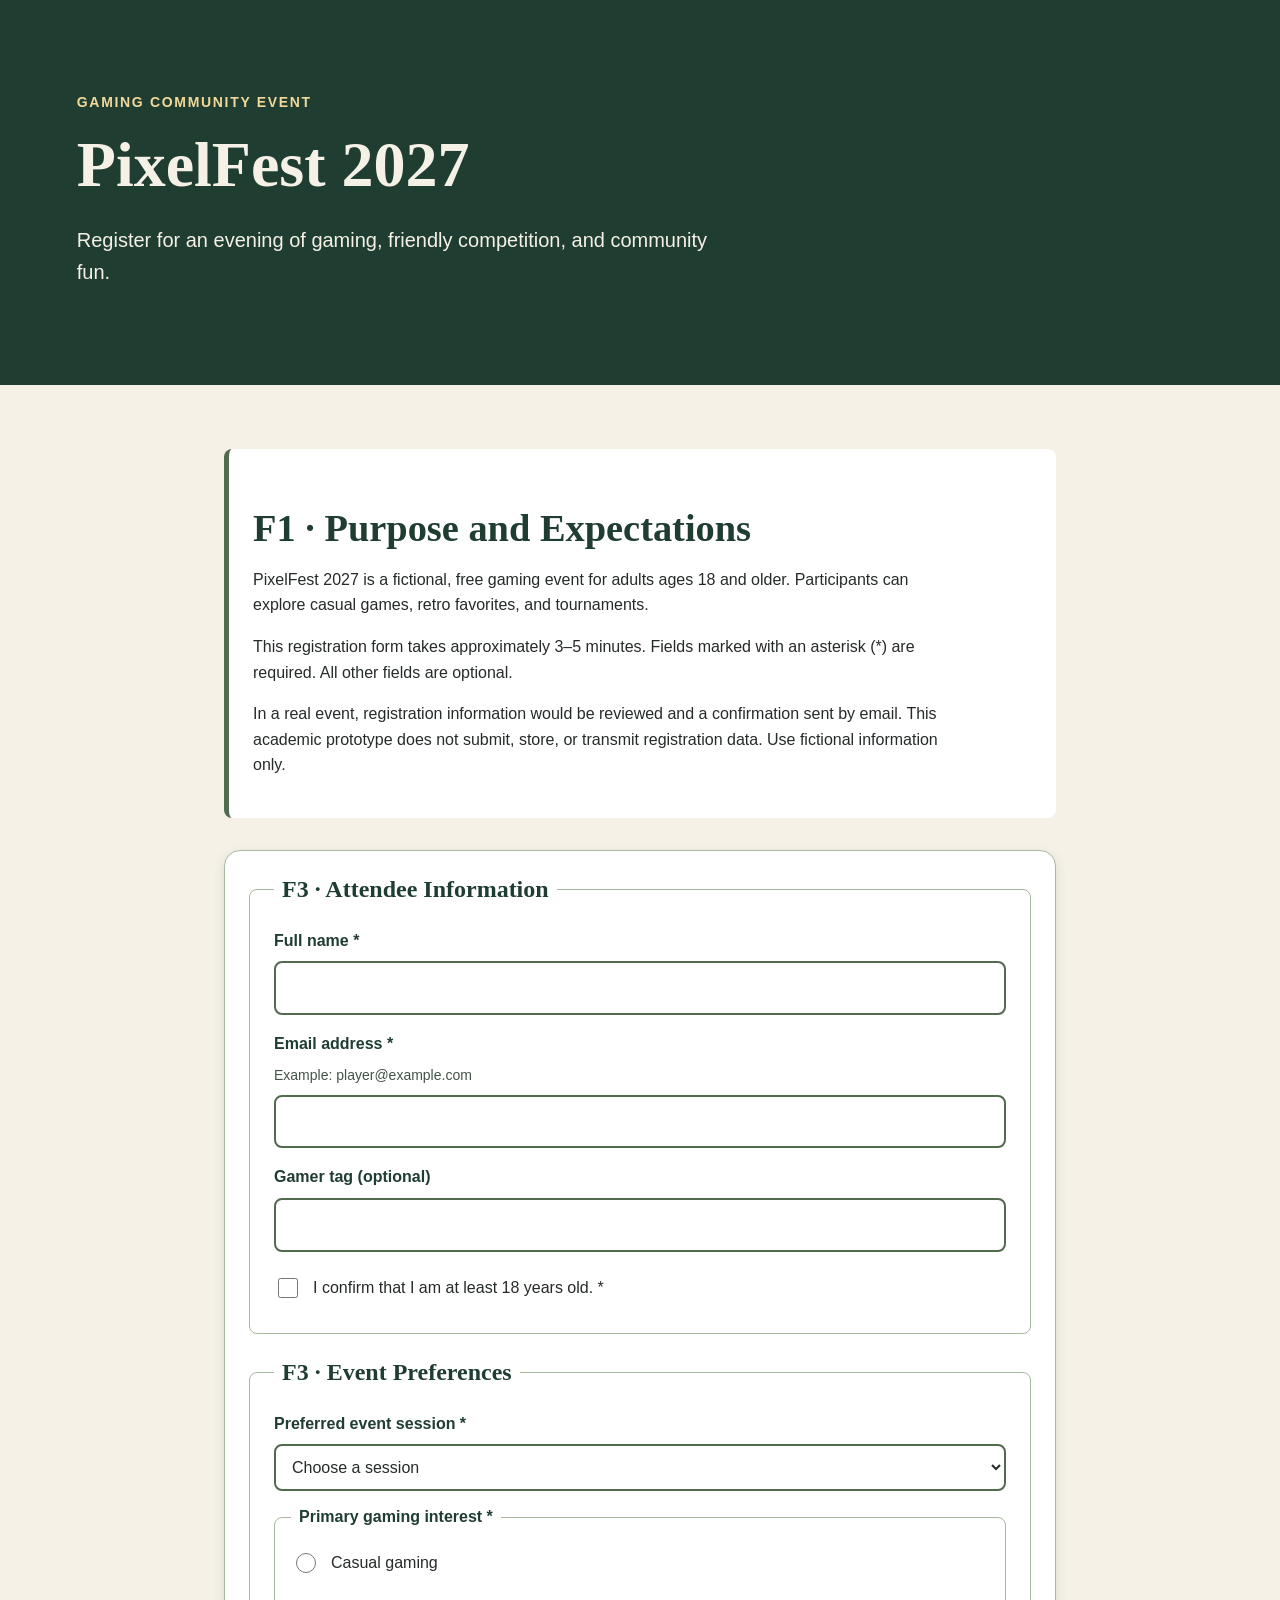
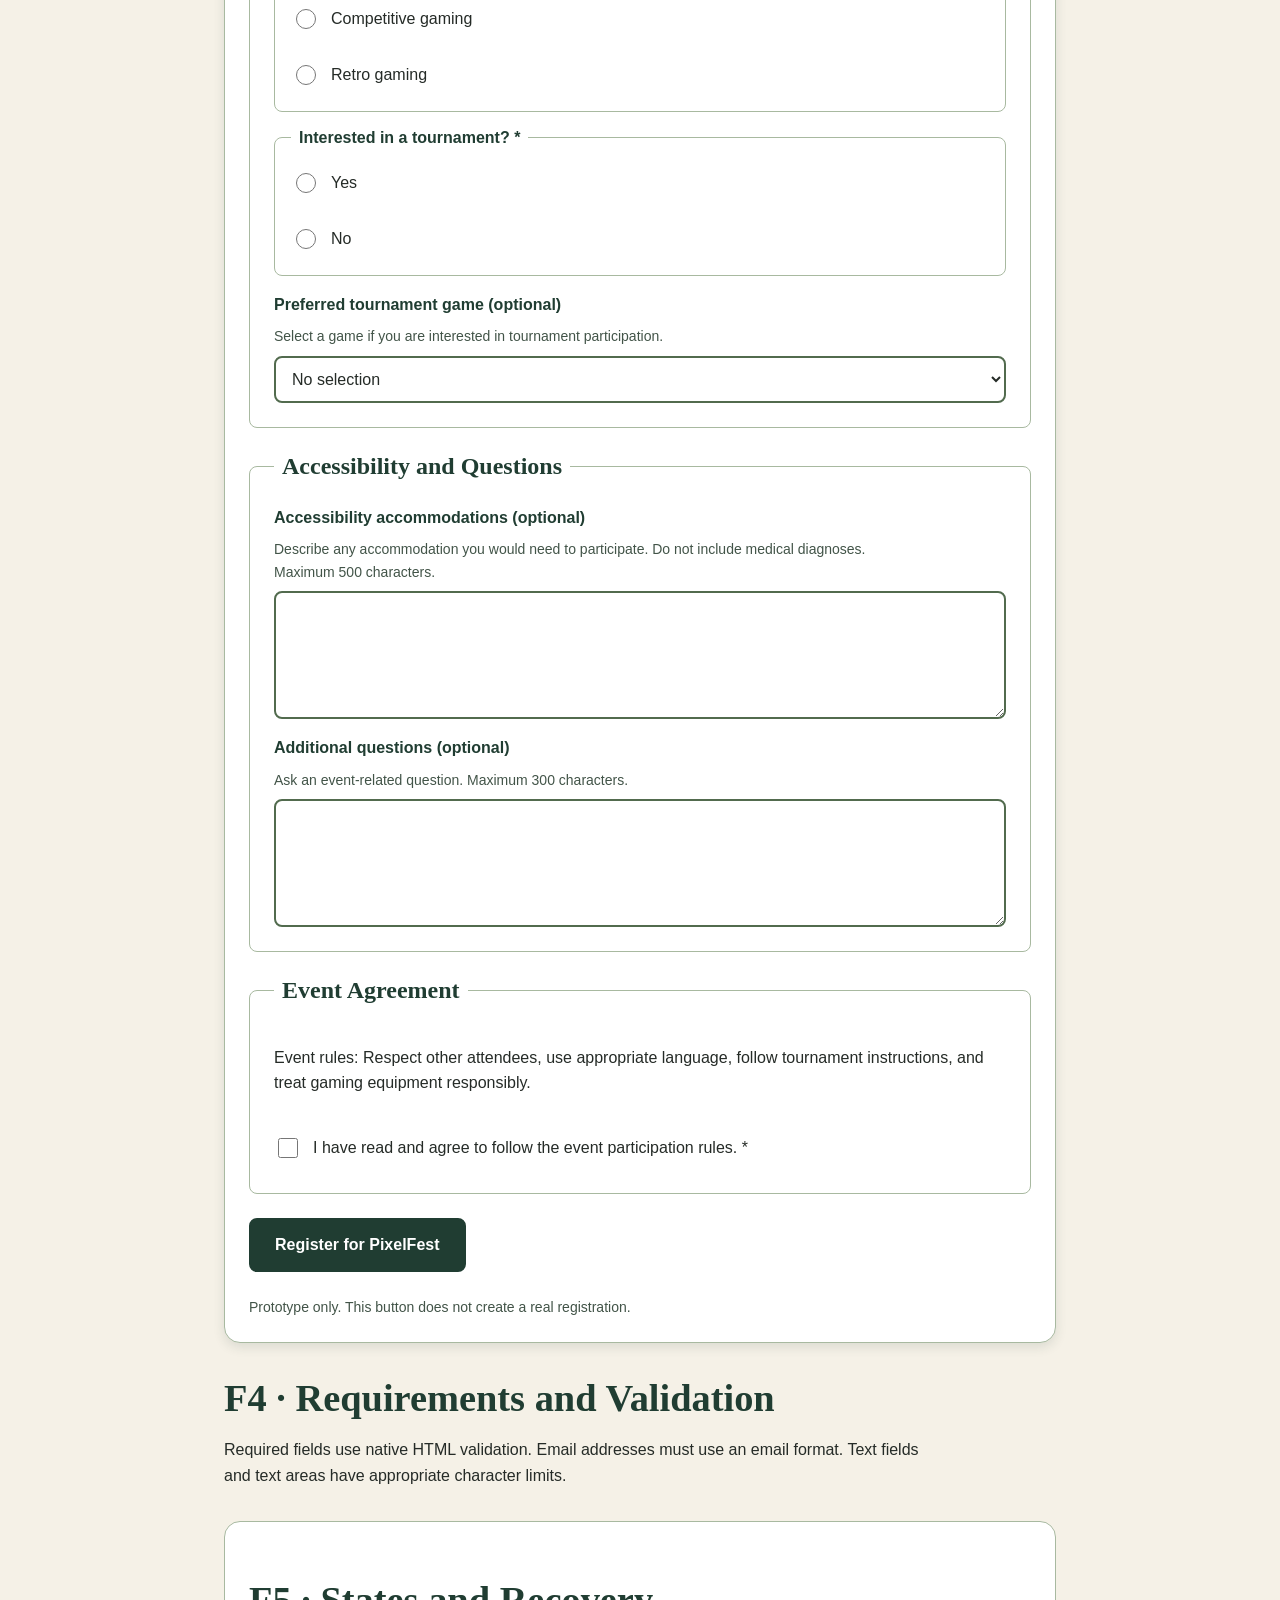
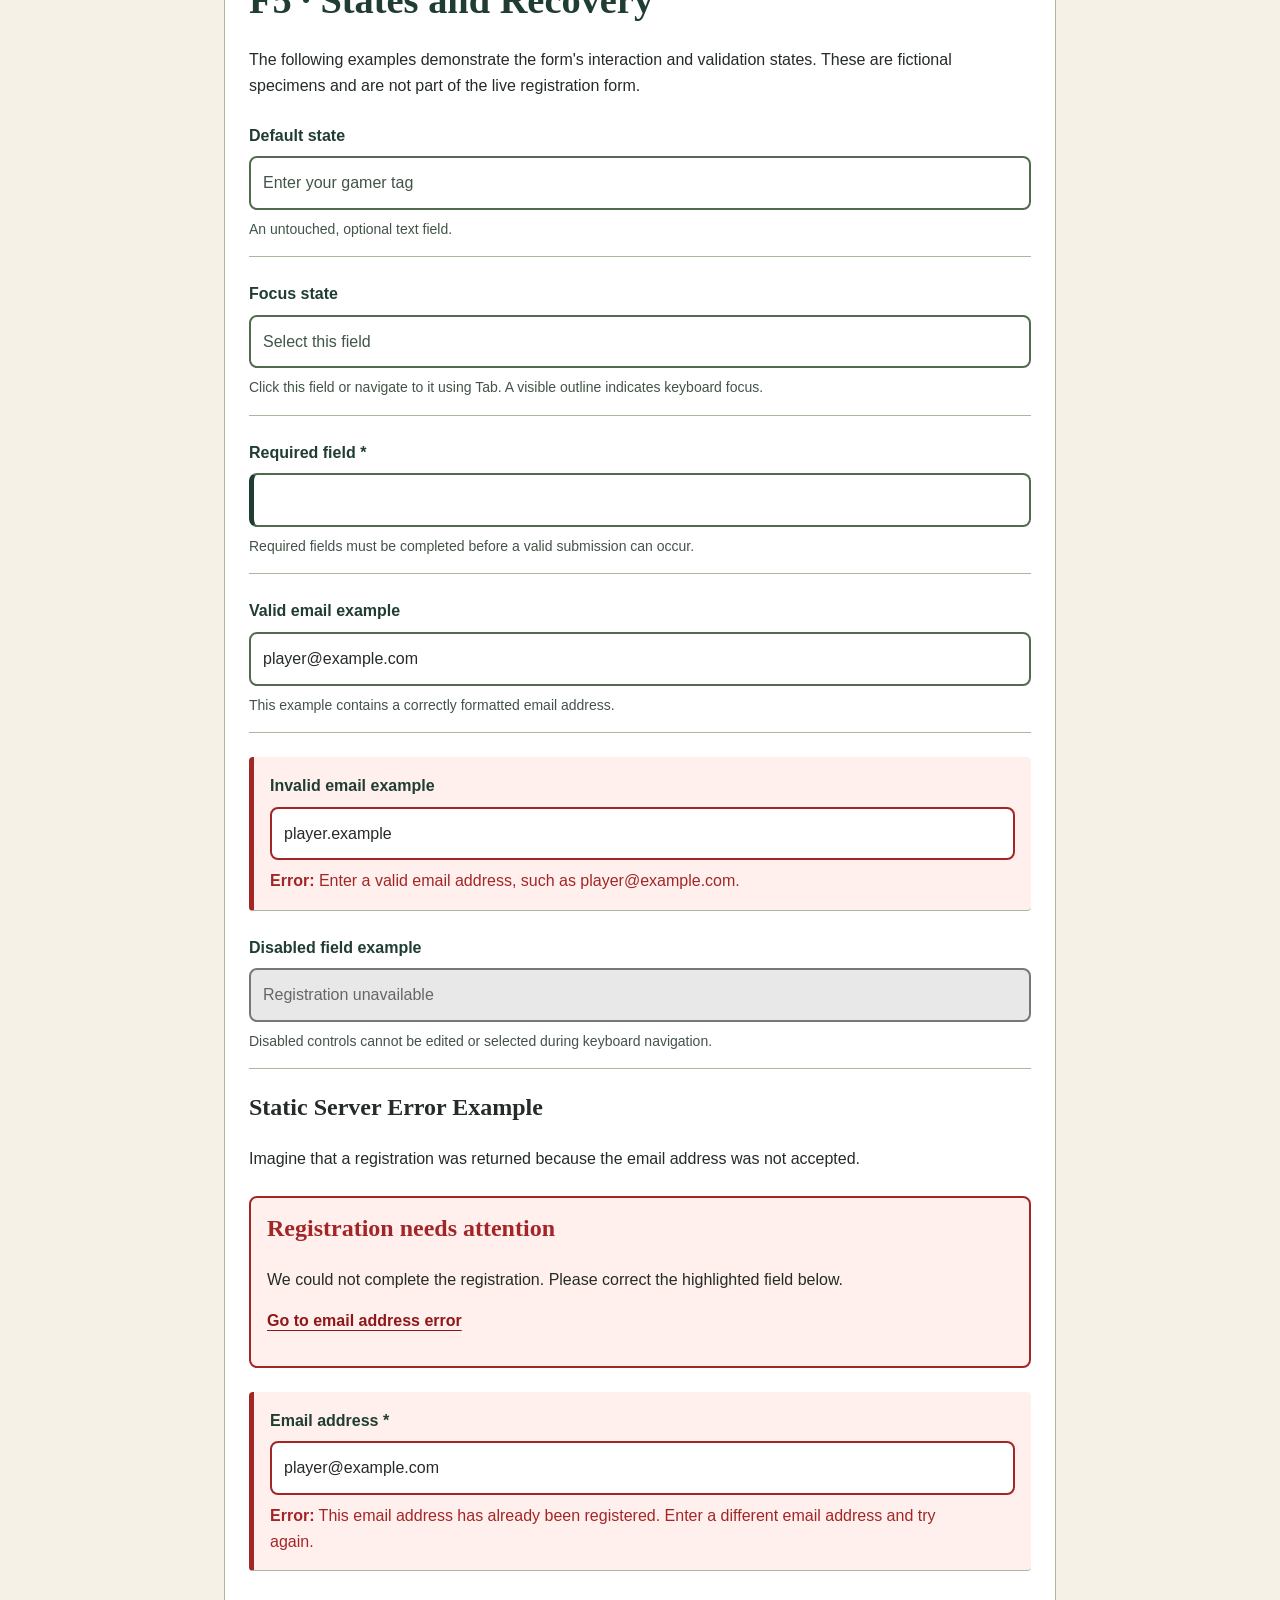
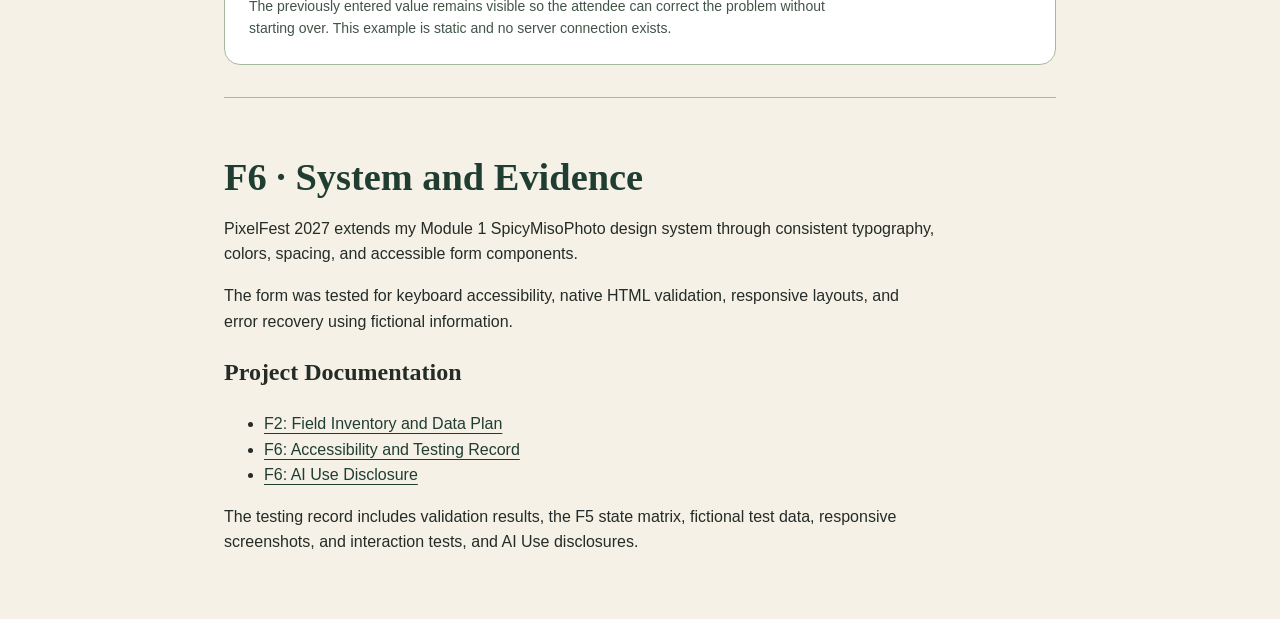
<file: index.html>
<!doctype html>
<html lang="en">
<head>
    <meta charset="utf-8">
    <meta name="viewport" content="width=device-width, initial-scale=1">
    <title>PixelFest 2027 | Event Registration</title>
    <link rel="stylesheet" href="styles.css">
</head>

<body>
    <header class="page-header">
        <p class="eyebrow">Gaming Community Event</p>
        <h1>PixelFest 2027</h1>
        <p class="lede">
            Register for an evening of gaming, friendly competition,
            and community fun.
        </p>
    </header>

    <main>
        <!-- F1: Purpose and Expectations -->
        <section id="expectations">
            <h2>F1 · Purpose and Expectations</h2>

            <p>
                PixelFest 2027 is a fictional, free gaming event for
                adults ages 18 and older. Participants can explore
                casual games, retro favorites, and tournaments.
            </p>

            <p>
                This registration form takes approximately 3–5 minutes.
                Fields marked with an asterisk (*) are required.
                All other fields are optional.
            </p>

            <p>
                In a real event, registration information would be
                reviewed and a confirmation sent by email.
                This academic prototype does not submit, store,
                or transmit registration data. Use fictional
                information only.
            </p>
        </section>

        <!-- F3 and F4: Semantic Form and Validation -->
        <form action="about:blank" method="get">

            <fieldset>
                <legend>F3 · Attendee Information</legend>

                <div class="field">
                    <label for="full-name">Full name *</label>
                    <input
                        type="text"
                        id="full-name"
                        name="full_name"
                        autocomplete="name"
                        maxlength="80"
                        required>
                </div>

                <div class="field">
                    <label for="email">Email address *</label>
                    <p class="help" id="email-help">
                        Example: player@example.com
                    </p>
                    <input
                        type="email"
                        id="email"
                        name="email"
                        autocomplete="email"
                        aria-describedby="email-help"
                        required>
                </div>

                <div class="field">
                    <label for="gamer-tag">Gamer tag (optional)</label>
                    <input
                        type="text"
                        id="gamer-tag"
                        name="gamer_tag"
                        autocomplete="off"
                        maxlength="30">
                </div>

                <label class="choice">
                    <input
                        type="checkbox"
                        name="age_confirmed"
                        value="yes"
                        required>
                    I confirm that I am at least 18 years old. *
                </label>
            </fieldset>

            <fieldset>
                <legend>F3 · Event Preferences</legend>

                <div class="field">
                    <label for="session">Preferred event session *</label>
                    <select id="session" name="session" required>
                        <option value="">Choose a session</option>
                        <option value="afternoon">
                            Afternoon
                        </option>
                        <option value="evening">
                            Evening
                        </option>
                    </select>
                </div>

                <fieldset>
                    <legend>Primary gaming interest *</legend>

                    <label class="choice">
                        <input
                            type="radio"
                            name="gaming_interest"
                            value="casual"
                            required>
                        Casual gaming
                    </label>

                    <label class="choice">
                        <input
                            type="radio"
                            name="gaming_interest"
                            value="competitive">
                        Competitive gaming
                    </label>

                    <label class="choice">
                        <input
                            type="radio"
                            name="gaming_interest"
                            value="retro">
                        Retro gaming
                    </label>
                </fieldset>

                <fieldset>
                    <legend>Interested in a tournament? *</legend>

                    <label class="choice">
                        <input
                            type="radio"
                            name="tournament"
                            value="yes"
                            required>
                        Yes
                    </label>

                    <label class="choice">
                        <input
                            type="radio"
                            name="tournament"
                            value="no">
                        No
                    </label>
                </fieldset>

                <div class="field">
                    <label for="tournament-game">
                        Preferred tournament game (optional)
                    </label>
                    <p class="help" id="game-help">
                        Select a game if you are interested
                        in tournament participation.
                    </p>
                    <select
                        id="tournament-game"
                        name="tournament_game"
                        aria-describedby="game-help">
                        <option value="">No selection</option>
                        <option value="smash">
                            Super Smash Bros.
                        </option>
                        <option value="mario_kart">
                            Mario Kart
                        </option>
                        <option value="other">
                            Other
                        </option>
                    </select>
                </div>
            </fieldset>

            <fieldset>
                <legend>Accessibility and Questions</legend>

                <div class="field">
                    <label for="accessibility">
                        Accessibility accommodations (optional)
                    </label>
                    <p class="help" id="accessibility-help">
                        Describe any accommodation you would need
                        to participate. Do not include medical diagnoses.
                        Maximum 500 characters.
                    </p>
                    <textarea
                        id="accessibility"
                        name="accessibility_needs"
                        maxlength="500"
                        aria-describedby="accessibility-help"></textarea>
                </div>

                <div class="field">
                    <label for="questions">
                        Additional questions (optional)
                    </label>
                    <p class="help" id="questions-help">
                        Ask an event-related question.
                        Maximum 300 characters.
                    </p>
                    <textarea
                        id="questions"
                        name="questions"
                        maxlength="300"
                        aria-describedby="questions-help"></textarea>
                </div>
            </fieldset>

            <fieldset>
                <legend>Event Agreement</legend>

                <p id="event-rules">
                    Event rules: Respect other attendees, use
                    appropriate language, follow tournament
                    instructions, and treat gaming equipment
                    responsibly.
                </p>

                <label class="choice">
                    <input
                        type="checkbox"
                        name="rules_accepted"
                        value="yes"
                        aria-describedby="event-rules"
                        required>
                    I have read and agree to follow the event
                    participation rules. *
                </label>
            </fieldset>

            <button type="submit">
                Register for PixelFest
            </button>

            <p class="help">
                Prototype only. This button does not create
                a real registration.
            </p>
        </form>

        <!-- F4: Requirements and Validation -->
        <section id="validation">
            <h2>F4 · Requirements and Validation</h2>
            <p>
                Required fields use native HTML validation.
                Email addresses must use an email format.
                Text fields and text areas have appropriate
                character limits.
            </p>
        </section>

        <!-- F5: State and Recovery Examples -->
        
<!-- F5: States and Recovery -->
<section id="states">
    <h2>F5 · States and Recovery</h2>

    <p>
        The following examples demonstrate the form's
        interaction and validation states. These are
        fictional specimens and are not part of the
        live registration form.
    </p>

    <!-- Default State -->
    <div class="field">
        <label for="state-default">
            Default state
        </label>
        <input
            type="text"
            id="state-default"
            placeholder="Enter your gamer tag">
        <p class="help">
            An untouched, optional text field.
        </p>
    </div>

    <!-- Focus State -->
    <div class="field">
        <label for="state-focus">
            Focus state
        </label>
        <input
            type="text"
            id="state-focus"
            placeholder="Select this field">
        <p class="help">
            Click this field or navigate to it using Tab.
            A visible outline indicates keyboard focus.
        </p>
    </div>

    <!-- Required State -->
    <div class="field">
        <label for="state-required">
            Required field *
        </label>
        <input
            type="text"
            id="state-required"
            required>
        <p class="help">
            Required fields must be completed before
            a valid submission can occur.
        </p>
    </div>

    <!-- Valid State -->
    <div class="field">
        <label for="state-valid">
            Valid email example
        </label>
        <input
            type="email"
            id="state-valid"
            value="player@example.com"
            readonly>
        <p class="help">
            This example contains a correctly
            formatted email address.
        </p>
    </div>

    <!-- Invalid State -->
    <div class="field field-error">
        <label for="state-invalid">
            Invalid email example
        </label>
        <input
            type="email"
            id="state-invalid"
            value="player.example"
            aria-invalid="true"
            aria-describedby="invalid-help">

        <p id="invalid-help">
            <strong>Error:</strong>
            Enter a valid email address, such as
            player@example.com.
        </p>
    </div>

    <!-- Disabled State -->
    <div class="field">
        <label for="state-disabled">
            Disabled field example
        </label>
        <input
            type="text"
            id="state-disabled"
            value="Registration unavailable"
            disabled>
        <p class="help">
            Disabled controls cannot be edited
            or selected during keyboard navigation.
        </p>
    </div>

    <!-- Static Server-Returned Error -->
    <h3>Static Server Error Example</h3>

    <p>
        Imagine that a registration was
        returned because the email address was
        not accepted.
    </p>

    <div class="error-summary" role="alert">
        <h3>Registration needs attention</h3>
        <p>
            We could not complete the
            registration. Please correct the
            highlighted field below.
        </p>
        <p>
            <a href="#server-email">
                Go to email address error
            </a>
        </p>
    </div>

    <div class="field field-error">
        <label for="server-email">
            Email address *
        </label>

        <input
            type="email"
            id="server-email"
            value="player@example.com"
            aria-invalid="true"
            aria-describedby="server-error-message">

        <p id="server-error-message">
            <strong>Error:</strong>
            This email address has
            already been registered. Enter a
            different email address
            and try again.
        </p>
    </div>

    <p class="help">
        The previously entered value remains
        visible so the attendee can correct
        the problem without starting over.
        This example is static and no server
        connection exists.
    </p>
</section>

        
<!-- F6: System and Evidence -->
<section id="documentation">
    <h2>F6 · System and Evidence</h2>

    <p>
        PixelFest 2027 extends my Module 1 SpicyMisoPhoto
        design system through consistent typography,
        colors, spacing, and accessible form components.
    </p>

    <p>
        The form was tested for keyboard accessibility,
        native HTML validation, responsive layouts,
        and error recovery using fictional information.
    </p>

    <h3>Project Documentation</h3>

    <ul>
        <li>
            <a href="field-inventory-template.html">
                F2: Field Inventory and Data Plan
            </a>
        </li>

        <li>
            <a href="https://github.com/kriswojcik-dev/PixelFEST-2027/blob/main/test-record.md"
            target="_blank"
            rel="noopener noreferrer">
            F6: Accessibility and Testing Record
            </a>
        </li>
            
        <li>
            <a href="https://github.com/kriswojcik-dev/PixelFest-2027/blob/main/test-record.md#ai-disclosure"
             target="_blank"
             rel="noopener noreferrer">
             F6: AI Use Disclosure
            </a>
        </li>
    </ul>

    <p>
        The testing record includes validation results,
        the F5 state matrix, fictional test data,
        responsive screenshots, and interaction tests, 
        and AI Use disclosures.
    </p>
</section>

</main>
</body>
</html>
</file>
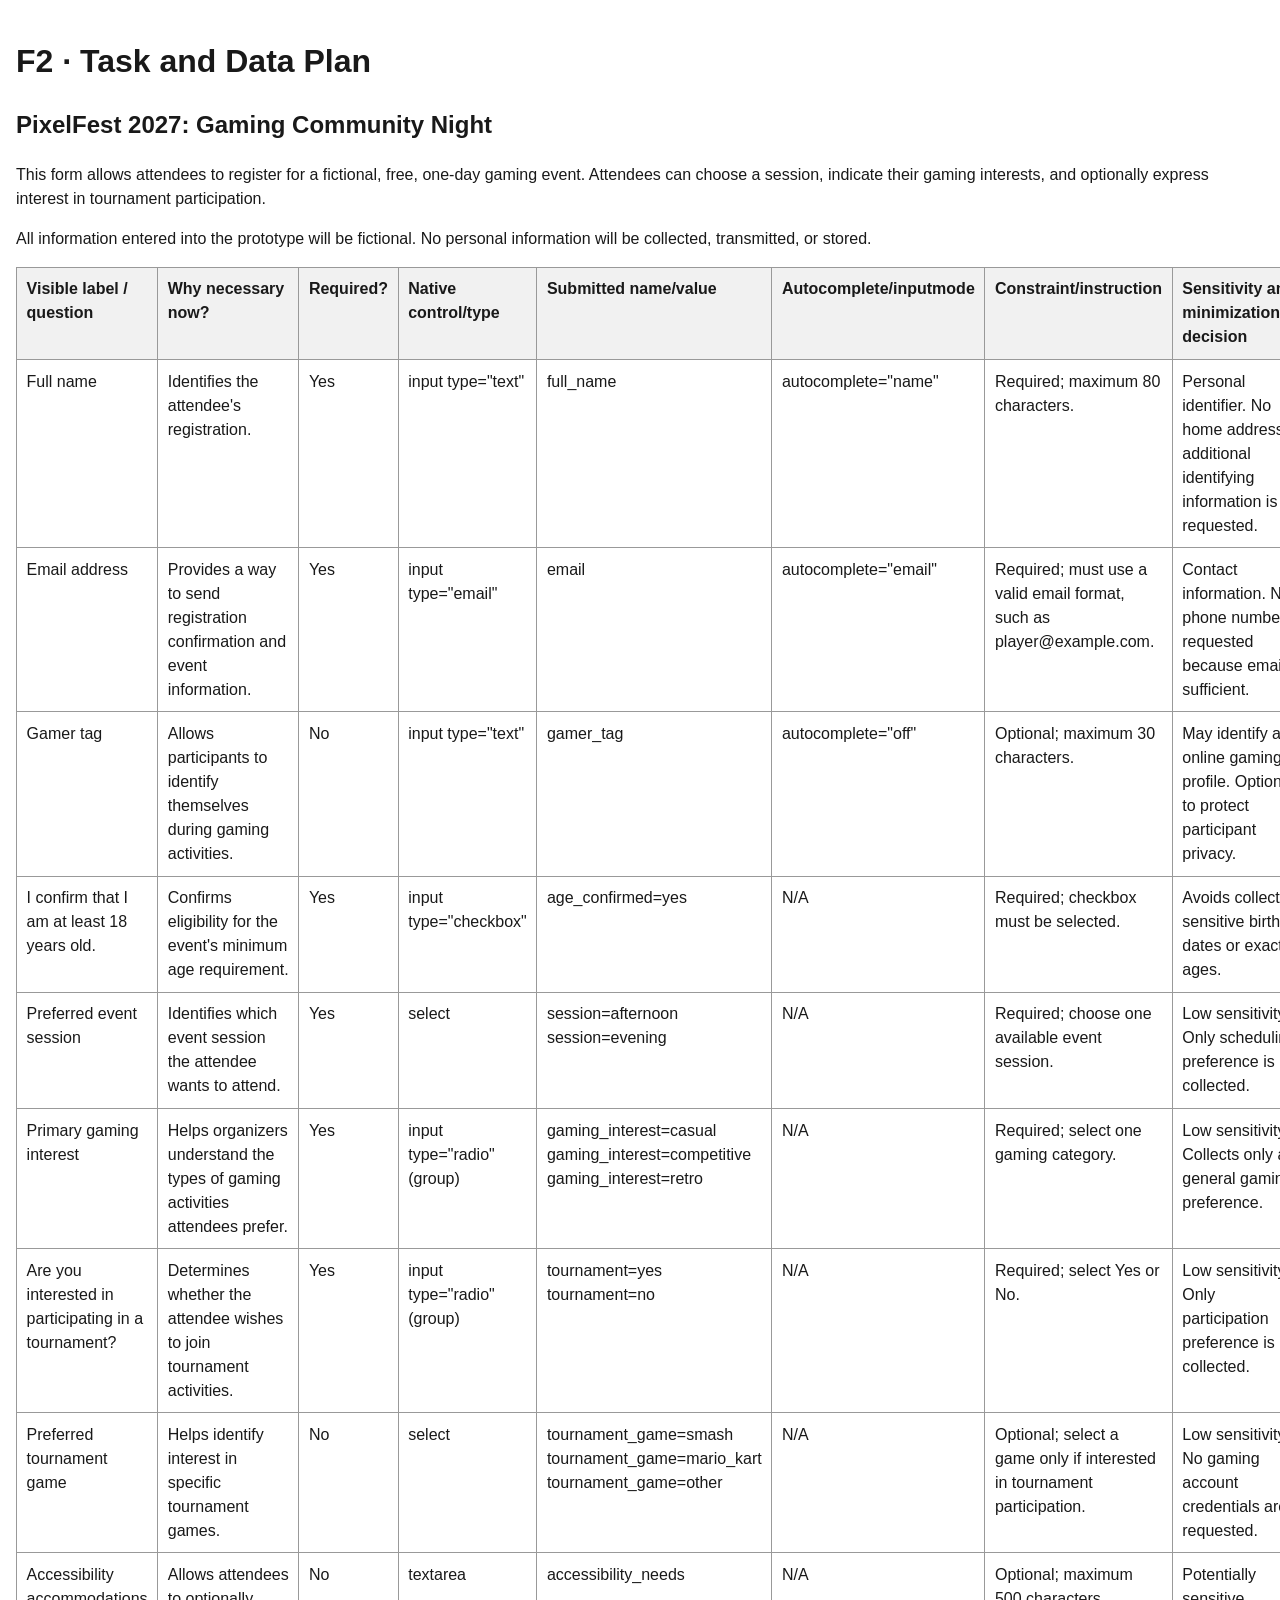
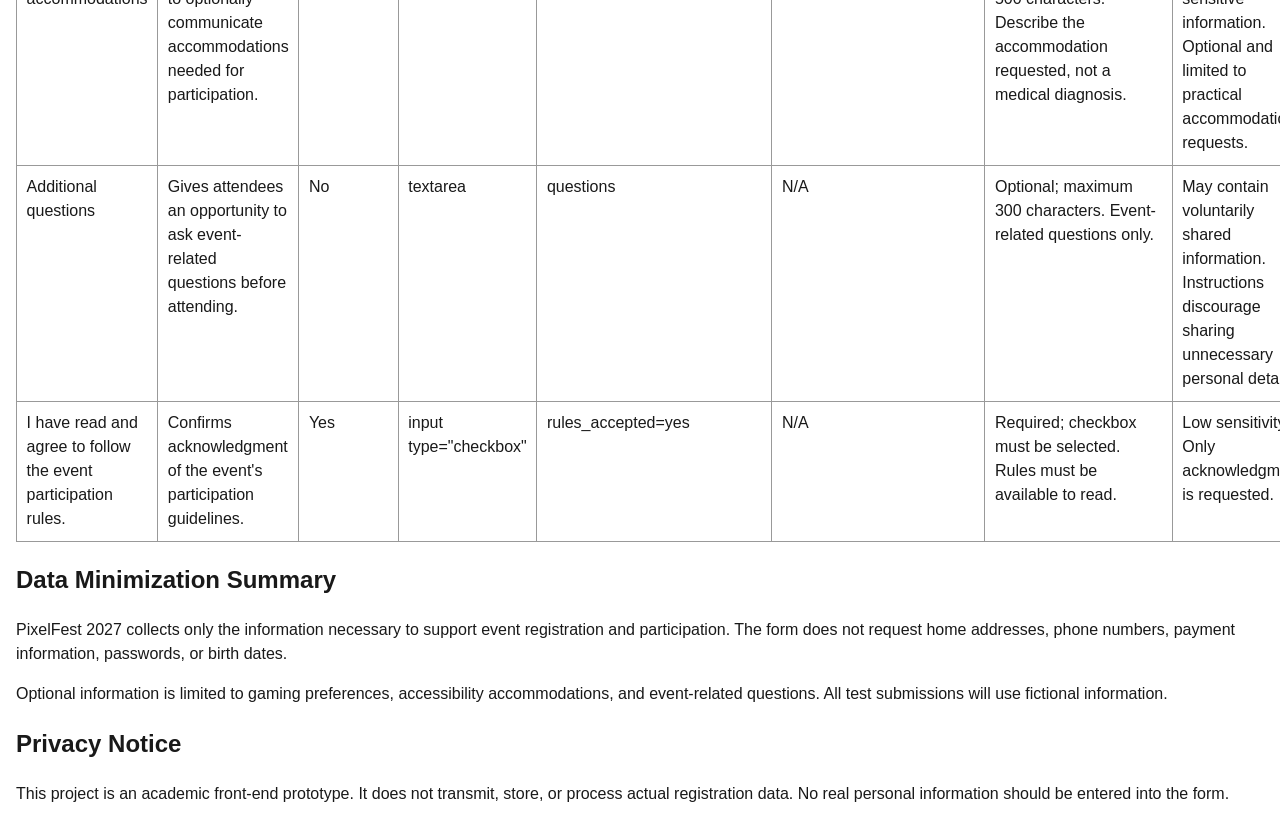
<file: field-inventory-template.html>
<!doctype html>
<html lang="en">
<head>
    <meta charset="utf-8">
    <meta name="viewport" content="width=device-width, initial-scale=1">
    <title>PixelFest 2027 | Field Inventory</title>

    <style>
        body {
            font-family: Arial, sans-serif;
            line-height: 1.5;
            max-width: 80rem;
            margin: auto;
            padding: 1rem;
            color: #191919;
        }

        table {
            width: 100%;
            border-collapse: collapse;
        }

        th, td {
            padding: .6rem;
            border: 1px solid #999;
            text-align: left;
            vertical-align: top;
        }

        th {
            background: #f1f1f1;
        }
    </style>
</head>

<body>

    <h1>F2 · Task and Data Plan</h1>

    <h2>PixelFest 2027: Gaming Community Night</h2>

    <p>
        This form allows attendees to register for a fictional,
        free, one-day gaming event. Attendees can choose a session,
        indicate their gaming interests, and optionally express
        interest in tournament participation.
    </p>

    <p>
        All information entered into the prototype will be
        fictional. No personal information will be collected,
        transmitted, or stored.
    </p>

    <table>
        <thead>
            <tr>
                <th>Visible label / question</th>
                <th>Why necessary now?</th>
                <th>Required?</th>
                <th>Native control/type</th>
                <th>Submitted name/value</th>
                <th>Autocomplete/inputmode</th>
                <th>Constraint/instruction</th>
                <th>Sensitivity and minimization decision</th>
            </tr>
        </thead>

        <tbody>

            <!-- Field 1: Full Name -->
            <tr>
                <td>Full name</td>
                <td>
                    Identifies the attendee's registration.
                </td>
                <td>Yes</td>
                <td>input type="text"</td>
                <td>full_name</td>
                <td>autocomplete="name"</td>
                <td>
                    Required; maximum 80 characters.
                </td>
                <td>
                    Personal identifier. No home address
                    or additional identifying information
                    is requested.
                </td>
            </tr>

            <!-- Field 2: Email -->
            <tr>
                <td>Email address</td>
                <td>
                    Provides a way to send registration
                    confirmation and event information.
                </td>
                <td>Yes</td>
                <td>input type="email"</td>
                <td>email</td>
                <td>autocomplete="email"</td>
                <td>
                    Required; must use a valid email format,
                    such as player@example.com.
                </td>
                <td>
                    Contact information. No phone number
                    is requested because email is sufficient.
                </td>
            </tr>

            <!-- Field 3: Gamer Tag -->
            <tr>
                <td>Gamer tag</td>
                <td>
                    Allows participants to identify
                    themselves during gaming activities.
                </td>
                <td>No</td>
                <td>input type="text"</td>
                <td>gamer_tag</td>
                <td>autocomplete="off"</td>
                <td>
                    Optional; maximum 30 characters.
                </td>
                <td>
                    May identify an online gaming profile.
                    Optional to protect participant privacy.
                </td>
            </tr>

            <!-- Field 4: Age Confirmation -->
            <tr>
                <td>
                    I confirm that I am at least 18 years old.
                </td>
                <td>
                    Confirms eligibility for the event's
                    minimum age requirement.
                </td>
                <td>Yes</td>
                <td>input type="checkbox"</td>
                <td>age_confirmed=yes</td>
                <td>N/A</td>
                <td>
                    Required; checkbox must be selected.
                </td>
                <td>
                    Avoids collecting sensitive birth dates
                    or exact ages.
                </td>
            </tr>

            <!-- Field 5: Event Session -->
            <tr>
                <td>Preferred event session</td>
                <td>
                    Identifies which event session
                    the attendee wants to attend.
                </td>
                <td>Yes</td>
                <td>select</td>
                <td>
                    session=afternoon<br>
                    session=evening
                </td>
                <td>N/A</td>
                <td>
                    Required; choose one available
                    event session.
                </td>
                <td>
                    Low sensitivity. Only scheduling
                    preference is collected.
                </td>
            </tr>

            <!-- Field 6: Gaming Interest -->
            <tr>
                <td>Primary gaming interest</td>
                <td>
                    Helps organizers understand the
                    types of gaming activities attendees
                    prefer.
                </td>
                <td>Yes</td>
                <td>input type="radio" (group)</td>
                <td>
                    gaming_interest=casual<br>
                    gaming_interest=competitive<br>
                    gaming_interest=retro
                </td>
                <td>N/A</td>
                <td>
                    Required; select one gaming category.
                </td>
                <td>
                    Low sensitivity. Collects only a general
                    gaming preference.
                </td>
            </tr>

            <!-- Field 7: Tournament Participation -->
            <tr>
                <td>
                    Are you interested in participating
                    in a tournament?
                </td>
                <td>
                    Determines whether the attendee
                    wishes to join tournament activities.
                </td>
                <td>Yes</td>
                <td>input type="radio" (group)</td>
                <td>
                    tournament=yes<br>
                    tournament=no
                </td>
                <td>N/A</td>
                <td>
                    Required; select Yes or No.
                </td>
                <td>
                    Low sensitivity. Only participation
                    preference is collected.
                </td>
            </tr>

            <!-- Field 8: Tournament Game -->
            <tr>
                <td>Preferred tournament game</td>
                <td>
                    Helps identify interest in specific
                    tournament games.
                </td>
                <td>No</td>
                <td>select</td>
                <td>
                    tournament_game=smash<br>
                    tournament_game=mario_kart<br>
                    tournament_game=other
                </td>
                <td>N/A</td>
                <td>
                    Optional; select a game only if
                    interested in tournament participation.
                </td>
                <td>
                    Low sensitivity. No gaming account
                    credentials are requested.
                </td>
            </tr>

            <!-- Field 9: Accessibility -->
            <tr>
                <td>
                    Accessibility accommodations
                </td>
                <td>
                    Allows attendees to optionally
                    communicate accommodations needed
                    for participation.
                </td>
                <td>No</td>
                <td>textarea</td>
                <td>accessibility_needs</td>
                <td>N/A</td>
                <td>
                    Optional; maximum 500 characters.
                    Describe the accommodation requested,
                    not a medical diagnosis.
                </td>
                <td>
                    Potentially sensitive information.
                    Optional and limited to practical
                    accommodation requests.
                </td>
            </tr>

            <!-- Field 10: Questions -->
            <tr>
                <td>Additional questions</td>
                <td>
                    Gives attendees an opportunity
                    to ask event-related questions
                    before attending.
                </td>
                <td>No</td>
                <td>textarea</td>
                <td>questions</td>
                <td>N/A</td>
                <td>
                    Optional; maximum 300 characters.
                    Event-related questions only.
                </td>
                <td>
                    May contain voluntarily shared
                    information. Instructions discourage
                    sharing unnecessary personal details.
                </td>
            </tr>

            <!-- Field 11: Event Rules -->
            <tr>
                <td>
                    I have read and agree to follow
                    the event participation rules.
                </td>
                <td>
                    Confirms acknowledgment of the
                    event's participation guidelines.
                </td>
                <td>Yes</td>
                <td>input type="checkbox"</td>
                <td>rules_accepted=yes</td>
                <td>N/A</td>
                <td>
                    Required; checkbox must be selected.
                    Rules must be available to read.
                </td>
                <td>
                    Low sensitivity. Only acknowledgment
                    is requested.
                </td>
            </tr>

        </tbody>
    </table>

    <h2>Data Minimization Summary</h2>

    <p>
        PixelFest 2027 collects only the information necessary
        to support event registration and participation.
        The form does not request home addresses, phone numbers,
        payment information, passwords, or birth dates.
    </p>

    <p>
        Optional information is limited to gaming preferences,
        accessibility accommodations, and event-related questions.
        All test submissions will use fictional information.
    </p>

    <h2>Privacy Notice</h2>

    <p>
        This project is an academic front-end prototype.
        It does not transmit, store, or process actual
        registration data. No real personal information
        should be entered into the form.
    </p>

</body>
</html>
</file>
<file: styles.css>
/* ==========================================
   PixelFest 2027 | Registration Form
   Module 3 Inclusive Form Flow

   Design system adapted from Module 1:
   SpicyMisoPhoto
========================================== */


/* S1: Selective CSS Reset */

*,
*::before,
*::after {
    box-sizing: border-box;
}

body {
    margin: 0;
}

img,
svg {
    display: block;
    max-width: 100%;
}

button,
input,
select,
textarea {
    font: inherit;
}

p,
li {
    overflow-wrap: break-word;
}


/* S2: Design Tokens */

:root {
    /* Module 1 brand palette */
    --color-forest: #203D32;
    --color-moss: #526B4E;
    --color-sage: #A8B9A0;
    --color-cream: #F5F1E7;
    --color-earth: #80674F;
    --color-white: #FFFFFF;
    --color-charcoal: #252B27;

    /* Semantic colors */
    --color-background: var(--color-cream);
    --color-surface: var(--color-white);
    --color-text: var(--color-charcoal);
    --color-heading: var(--color-forest);
    --color-border: var(--color-sage);
    --color-control-border: var(--color-moss);
    --color-action: var(--color-forest);
    --color-action-hover: var(--color-moss);
    --color-focus: var(--color-moss);
    --color-muted: #425448;

    /* New Module 3 state tokens */
    --color-error: #A32626;
    --color-error-background: #FFF0EE;
    --color-valid: #276749;
    --color-disabled: #666666;

    /* Module 1 spacing scale */
    --space-1: 0.25rem;
    --space-2: 0.5rem;
    --space-3: 0.75rem;
    --space-4: 1rem;
    --space-6: 1.5rem;
    --space-8: 2rem;
    --space-12: 3rem;
    --space-16: 4rem;

    /* Sizing */
    --size-container: 75rem;
    --size-form: 52rem;
    --size-control-min: 2.75rem;

    /* Radius */
    --radius-sm: 0.25rem;
    --radius-md: 0.5rem;
    --radius-lg: 1rem;

    /* Typography */
    --font-display: "Cormorant Garamond",
                    Georgia, serif;
    --font-body: "Inter", Arial, sans-serif;

    --text-sm: 0.875rem;
    --text-base: 1rem;
    --text-lg: 1.25rem;
    --text-xl: 1.5rem;
    --text-heading: clamp(1.75rem, 3vw, 2.5rem);
    --text-display: clamp(2.5rem, 5vw, 4rem);

    /* Shadows */
    --shadow-sm: 0 2px 6px rgba(32, 61, 50, 0.08);
    --shadow-md: 0 4px 12px rgba(32, 61, 50, 0.12);
}


/* S3: Base Typography */

body {
    background: var(--color-background);
    color: var(--color-text);
    font-family: var(--font-body);
    font-size: var(--text-base);
    line-height: 1.6;
}

h1,
h2,
h3,
legend {
    font-family: var(--font-display);
    line-height: 1.2;
}

h1 {
    font-size: var(--text-display);
}

h2 {
    font-size: var(--text-heading);
    color: var(--color-heading);
}

h3 {
    font-size: var(--text-xl);
}

p {
    max-width: 80ch;
}

a {
    color: var(--color-forest);
    text-underline-offset: 0.25rem;
}

a:hover {
    color: var(--color-moss);
}


/* S4: Page Header */

.page-header {
    background: var(--color-forest);
    color: var(--color-cream);
    padding: clamp(2rem, 6vw, 5rem);
}

.page-header h1 {
    color: var(--color-cream);
    margin-block: var(--space-2);
}

.eyebrow {
    color: #F0D999;
    font-size: var(--text-sm);
    font-weight: 700;
    text-transform: uppercase;
    letter-spacing: 0.12em;
}

.lede {
    font-size: var(--text-lg);
    max-width: 60ch;
}


/* S5: Main Layout */

main {
    width: min(100% - 2rem, var(--size-form));
    margin-inline: auto;
    padding-block: var(--space-8);
}

section {
    margin-block: var(--space-8);
}

section > h2 {
    margin-bottom: var(--space-4);
}

#expectations {
    padding: var(--space-6);
    background: var(--color-surface);
    border-left: 5px solid var(--color-moss);
    border-radius: var(--radius-md);
}


/* S6: Form Container */

form {
    display: grid;
    gap: var(--space-6);
    padding: var(--space-6);
    background: var(--color-surface);
    border: 1px solid var(--color-border);
    border-radius: var(--radius-lg);
    box-shadow: var(--shadow-md);
    min-width: 0;
}


/* Fieldsets and Legends */

fieldset {
    display: grid;
    gap: var(--space-4);
    min-width: 0;
    margin: 0;
    padding: var(--space-6);
    border: 1px solid var(--color-border);
    border-radius: var(--radius-md);
}

legend {
    color: var(--color-heading);
    font-size: var(--text-xl);
    font-weight: 600;
    padding-inline: var(--space-2);
}

/* Nested radio groups */
fieldset fieldset {
    padding: var(--space-4);
}

fieldset fieldset legend {
    font-family: var(--font-body);
    font-size: var(--text-base);
}


/* Form Fields */

.field {
    display: grid;
    gap: var(--space-2);
    min-width: 0;
}

.field label {
    color: var(--color-heading);
    font-weight: 600;
}

.help {
    color: var(--color-muted);
    font-size: var(--text-sm);
    margin: 0;
}

input:not([type="checkbox"]):not([type="radio"]),
select,
textarea {
    display: block;
    width: 100%;
    min-width: 0;
    min-height: var(--size-control-min);
    padding: var(--space-3);
    background: var(--color-white);
    color: var(--color-text);
    border: 2px solid var(--color-control-border);
    border-radius: var(--radius-md);
}

textarea {
    min-height: 8rem;
    resize: vertical;
}

input::placeholder,
textarea::placeholder {
    color: var(--color-muted);
}


/* Radio Buttons and Checkboxes */

.choice {
    display: flex;
    align-items: flex-start;
    gap: var(--space-3);
    padding: var(--space-2) 0;
    cursor: pointer;
    line-height: 1.5;
}

.choice input {
    width: 1.25rem;
    height: 1.25rem;
    flex-shrink: 0;
    margin-top: 0.15rem;
    accent-color: var(--color-forest);
}

.choice:hover {
    color: var(--color-forest);
}


/* Focus State */

:focus-visible {
    outline: 3px solid var(--color-focus);
    outline-offset: 3px;
}

/* Show focus clearly on pale backgrounds */
input:focus-visible,
select:focus-visible,
textarea:focus-visible {
    outline: 3px solid var(--color-forest);
    outline-offset: 3px;
    border-color: var(--color-forest);
}


/* Hover State */

input:not([type="checkbox"]):not([type="radio"]):hover,
select:hover,
textarea:hover {
    border-color: var(--color-forest);
}


/* Valid and Invalid Specimens */

input[readonly] {
    background: #F0F5EF;
    border-color: var(--color-valid);
}

.field-error {
    padding: var(--space-4);
    background: var(--color-error-background);
    border-left: 5px solid var(--color-error);
    border-radius: var(--radius-sm);
}

.field-error input,
input[aria-invalid="true"] {
    border-color: var(--color-error);
}

.field-error p {
    color: var(--color-error);
    margin: 0;
}

.error-summary {
    background: var(--color-error-background);
    border: 2px solid var(--color-error);
    border-radius: var(--radius-md);
    padding: var(--space-4);
}

.error-summary h3 {
    color: var(--color-error);
    margin-top: 0;
}

.error-summary a {
    color: #8F1717;
    font-weight: 600;
}


/* Button Component */

button {
    min-height: var(--size-control-min);
    max-width: 100%;
    justify-self: start;
    padding: var(--space-3) var(--space-6);
    background: var(--color-action);
    color: var(--color-white);
    border: 2px solid var(--color-action);
    border-radius: var(--radius-md);
    font-weight: 600;
    cursor: pointer;
    transition: background-color 0.2s ease;
}

button:hover:not(:disabled) {
    background: var(--color-action-hover);
    border-color: var(--color-action-hover);
}

button:active:not(:disabled) {
    background: var(--color-earth);
}

button:focus-visible {
    outline: 3px solid var(--color-moss);
    outline-offset: 3px;
}

button:disabled {
    opacity: 0.55;
    cursor: not-allowed;
}


/* F5: State Specimen Layout */

#states {
    padding: var(--space-6);
    background: var(--color-surface);
    border: 1px solid var(--color-border);
    border-radius: var(--radius-lg);
}

#states > * + * {
    margin-top: var(--space-6);
}


/* F6: Documentation */

#documentation {
    border-top: 1px solid var(--color-border);
    padding-top: var(--space-6);
}


/* Responsive Layout: Mobile */

@media (max-width: 480px) {
    .page-header {
        padding: var(--space-8) var(--space-4);
    }

    main {
        width: calc(100% - 2rem);
        padding-block: var(--space-4);
    }

    form,
    fieldset,
    #states,
    #expectations {
        padding: var(--space-4);
    }

    button[type="submit"] {
        width: 100%;
        justify-self: stretch;
    }
}


/* Responsive Layout: Tablet and Desktop */

@media (min-width: 768px) {
    .paired-fields {
        display: grid;
        grid-template-columns:
            repeat(2, minmax(0, 1fr));
        gap: var(--space-4);
    }
}


/* Reduced Motion Preference */

@media (prefers-reduced-motion: reduce) {
    button {
        transition: none;
    }
}


/* ==========================================
   F5: Additional State Styling
========================================== */

/* Clearly distinguish required examples */
#states input:required {
    border-left: 5px solid var(--color-forest);
}

/* Disabled field appearance */
#states input:disabled {
    background-color: #E8E8E8;
    color: var(--color-disabled);
    border-color: #777777;
    cursor: not-allowed;
    opacity: 1;
}

/* Invalid state */
#states input[aria-invalid="true"] {
    border: 2px solid var(--color-error);
}

/* Error links */
.error-summary a:focus-visible {
    outline: 3px solid var(--color-forest);
    outline-offset: 3px;
}

/* Separate examples visually */
#states > .field {
    padding-bottom: var(--space-4);
    border-bottom: 1px solid var(--color-border);
}

/* Preserve visible focus in error fields */
#states input:focus-visible {
    outline: 3px solid var(--color-forest);
    outline-offset: 3px;
}
</file>
